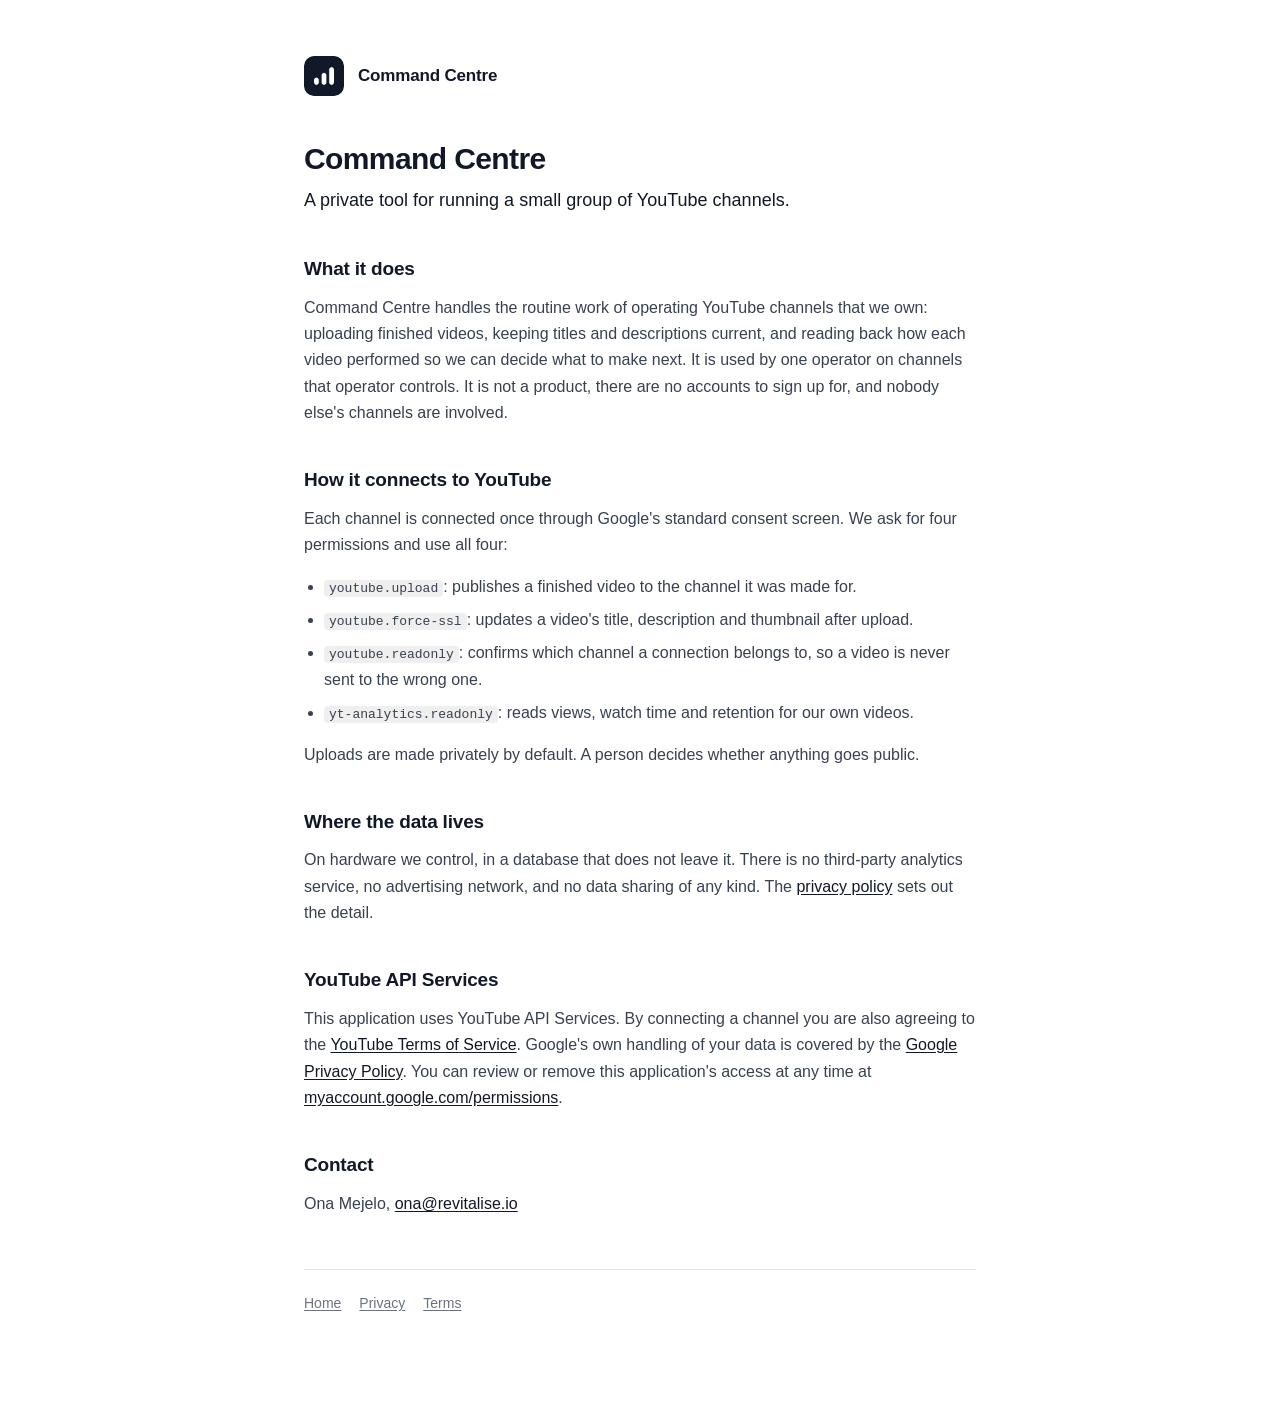
<file: index.html>
<!doctype html><html lang="en"><head>
<meta charset="utf-8"><meta name="viewport" content="width=device-width,initial-scale=1">
<title>Command Centre</title>
<meta name="description" content="A private tool for running a small group of YouTube channels.">
<link rel="icon" href="logo.png"><link rel="stylesheet" href="style.css"></head><body>
<div class="wrap">
<header><img src="logo.png" alt=""><span class="name">Command Centre</span></header>

<h1>Command Centre</h1>
<p class="lede">A private tool for running a small group of YouTube channels.</p>

<h2>What it does</h2>
<p>Command Centre handles the routine work of operating YouTube channels that we own: uploading finished
videos, keeping titles and descriptions current, and reading back how each video performed so we can decide
what to make next. It is used by one operator on channels that operator controls. It is not a product, there
are no accounts to sign up for, and nobody else's channels are involved.</p>

<h2>How it connects to YouTube</h2>
<p>Each channel is connected once through Google's standard consent screen. We ask for four permissions and
use all four:</p>
<ul>
  <li><code>youtube.upload</code>: publishes a finished video to the channel it was made for.</li>
  <li><code>youtube.force-ssl</code>: updates a video's title, description and thumbnail after upload.</li>
  <li><code>youtube.readonly</code>: confirms which channel a connection belongs to, so a video is
      never sent to the wrong one.</li>
  <li><code>yt-analytics.readonly</code>: reads views, watch time and retention for our own videos.</li>
</ul>
<p>Uploads are made privately by default. A person decides whether anything goes public.</p>

<h2>Where the data lives</h2>
<p>On hardware we control, in a database that does not leave it. There is no third-party analytics service, no
advertising network, and no data sharing of any kind. The <a href="privacy.html">privacy policy</a> sets out the
detail.</p>

<h2>YouTube API Services</h2>
<p>This application uses YouTube API Services. By connecting a channel you are also agreeing to the
<a href="https://www.youtube.com/t/terms">YouTube Terms of Service</a>. Google's own handling of your data is
covered by the <a href="https://policies.google.com/privacy">Google Privacy Policy</a>. You can review or
remove this application's access at any time at
<a href="https://myaccount.google.com/permissions">myaccount.google.com/permissions</a>.</p>

<h2>Contact</h2>
<p>Ona Mejelo, <a href="mailto:ona@revitalise.io">ona@revitalise.io</a></p>

<nav><a href="index.html">Home</a><a href="privacy.html">Privacy</a><a href="terms.html">Terms</a></nav>
</div></body></html>
</file>
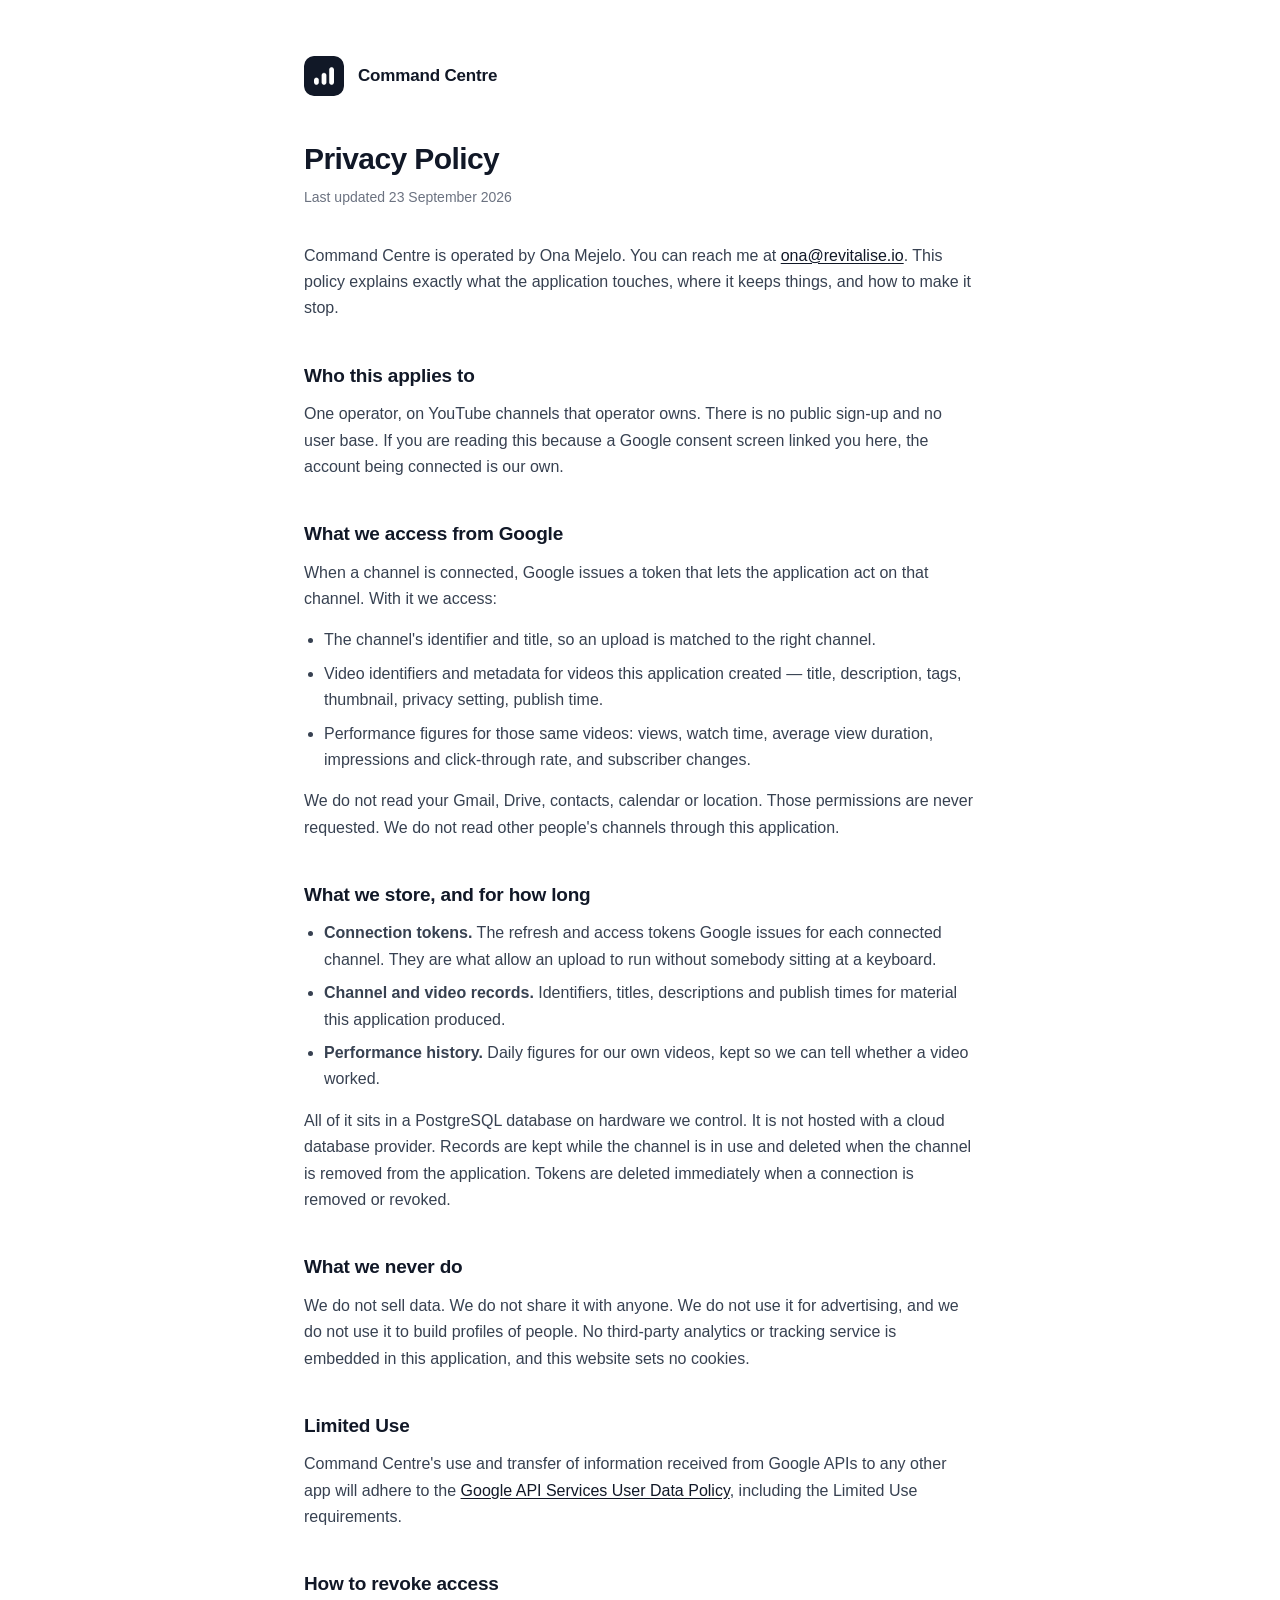
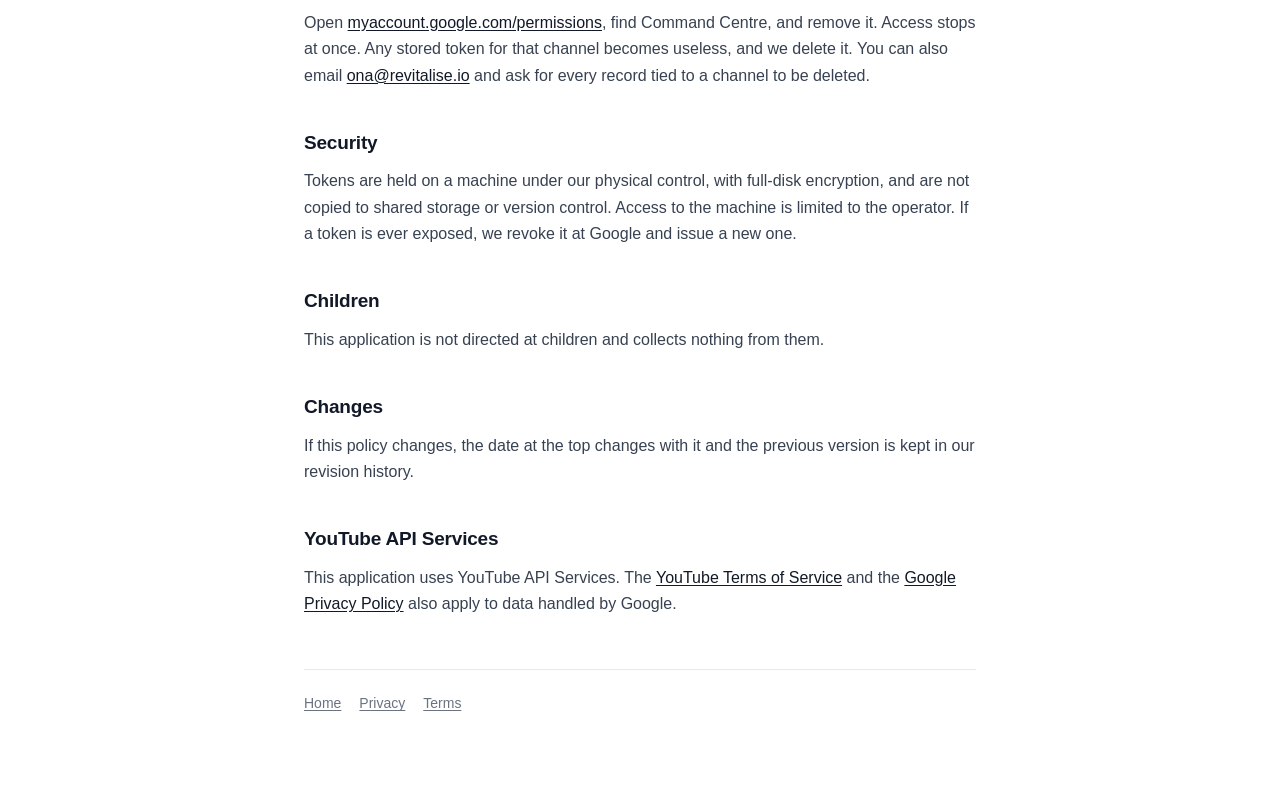
<file: privacy.html>
<!doctype html><html lang="en"><head>
<meta charset="utf-8"><meta name="viewport" content="width=device-width,initial-scale=1">
<title>Privacy Policy — Command Centre</title>
<link rel="icon" href="logo.png"><link rel="stylesheet" href="style.css"></head><body>
<div class="wrap">
<header><img src="logo.png" alt=""><span class="name">Command Centre</span></header>

<h1>Privacy Policy</h1>
<p class="date">Last updated 23 September 2026</p>

<p>Command Centre is operated by Ona Mejelo. You can reach me at
<a href="mailto:ona@revitalise.io">ona@revitalise.io</a>. This policy explains exactly what the application
touches, where it keeps things, and how to make it stop.</p>

<h2>Who this applies to</h2>
<p>One operator, on YouTube channels that operator owns. There is no public sign-up and no user base. If you
are reading this because a Google consent screen linked you here, the account being connected is our own.</p>

<h2>What we access from Google</h2>
<p>When a channel is connected, Google issues a token that lets the application act on that channel. With it
we access:</p>
<ul>
  <li>The channel's identifier and title, so an upload is matched to the right channel.</li>
  <li>Video identifiers and metadata for videos this application created — title, description, tags,
      thumbnail, privacy setting, publish time.</li>
  <li>Performance figures for those same videos: views, watch time, average view duration, impressions and
      click-through rate, and subscriber changes.</li>
</ul>
<p>We do not read your Gmail, Drive, contacts, calendar or location. Those permissions are never requested. We
do not read other people's channels through this application.</p>

<h2>What we store, and for how long</h2>
<ul>
  <li><strong>Connection tokens.</strong> The refresh and access tokens Google issues for each connected
      channel. They are what allow an upload to run without somebody sitting at a keyboard.</li>
  <li><strong>Channel and video records.</strong> Identifiers, titles, descriptions and publish times for
      material this application produced.</li>
  <li><strong>Performance history.</strong> Daily figures for our own videos, kept so we can tell whether a
      video worked.</li>
</ul>
<p>All of it sits in a PostgreSQL database on hardware we control. It is not hosted with a cloud database
provider. Records are kept while the channel is in use and deleted when the channel is removed from the
application. Tokens are deleted immediately when a connection is removed or revoked.</p>

<h2>What we never do</h2>
<p>We do not sell data. We do not share it with anyone. We do not use it for advertising, and we do not use it
to build profiles of people. No third-party analytics or tracking service is embedded in this application, and
this website sets no cookies.</p>

<h2>Limited Use</h2>
<p>Command Centre's use and transfer of information received from Google APIs to any other app will adhere to
the <a href="https://developers.google.com/terms/api-services-user-data-policy">Google API Services User Data
Policy</a>, including the Limited Use requirements.</p>

<h2>How to revoke access</h2>
<p>Open <a href="https://myaccount.google.com/permissions">myaccount.google.com/permissions</a>, find Command
Centre, and remove it. Access stops at once. Any stored token for that channel becomes useless, and we delete
it. You can also email <a href="mailto:ona@revitalise.io">ona@revitalise.io</a> and ask for every record tied
to a channel to be deleted.</p>

<h2>Security</h2>
<p>Tokens are held on a machine under our physical control, with full-disk encryption, and are not copied to
shared storage or version control. Access to the machine is limited to the operator. If a token is ever
exposed, we revoke it at Google and issue a new one.</p>

<h2>Children</h2>
<p>This application is not directed at children and collects nothing from them.</p>

<h2>Changes</h2>
<p>If this policy changes, the date at the top changes with it and the previous version is kept in our
revision history.</p>

<h2>YouTube API Services</h2>
<p>This application uses YouTube API Services. The
<a href="https://www.youtube.com/t/terms">YouTube Terms of Service</a> and the
<a href="https://policies.google.com/privacy">Google Privacy Policy</a> also apply to data handled by Google.</p>

<nav><a href="index.html">Home</a><a href="privacy.html">Privacy</a><a href="terms.html">Terms</a></nav>
</div></body></html>
</file>
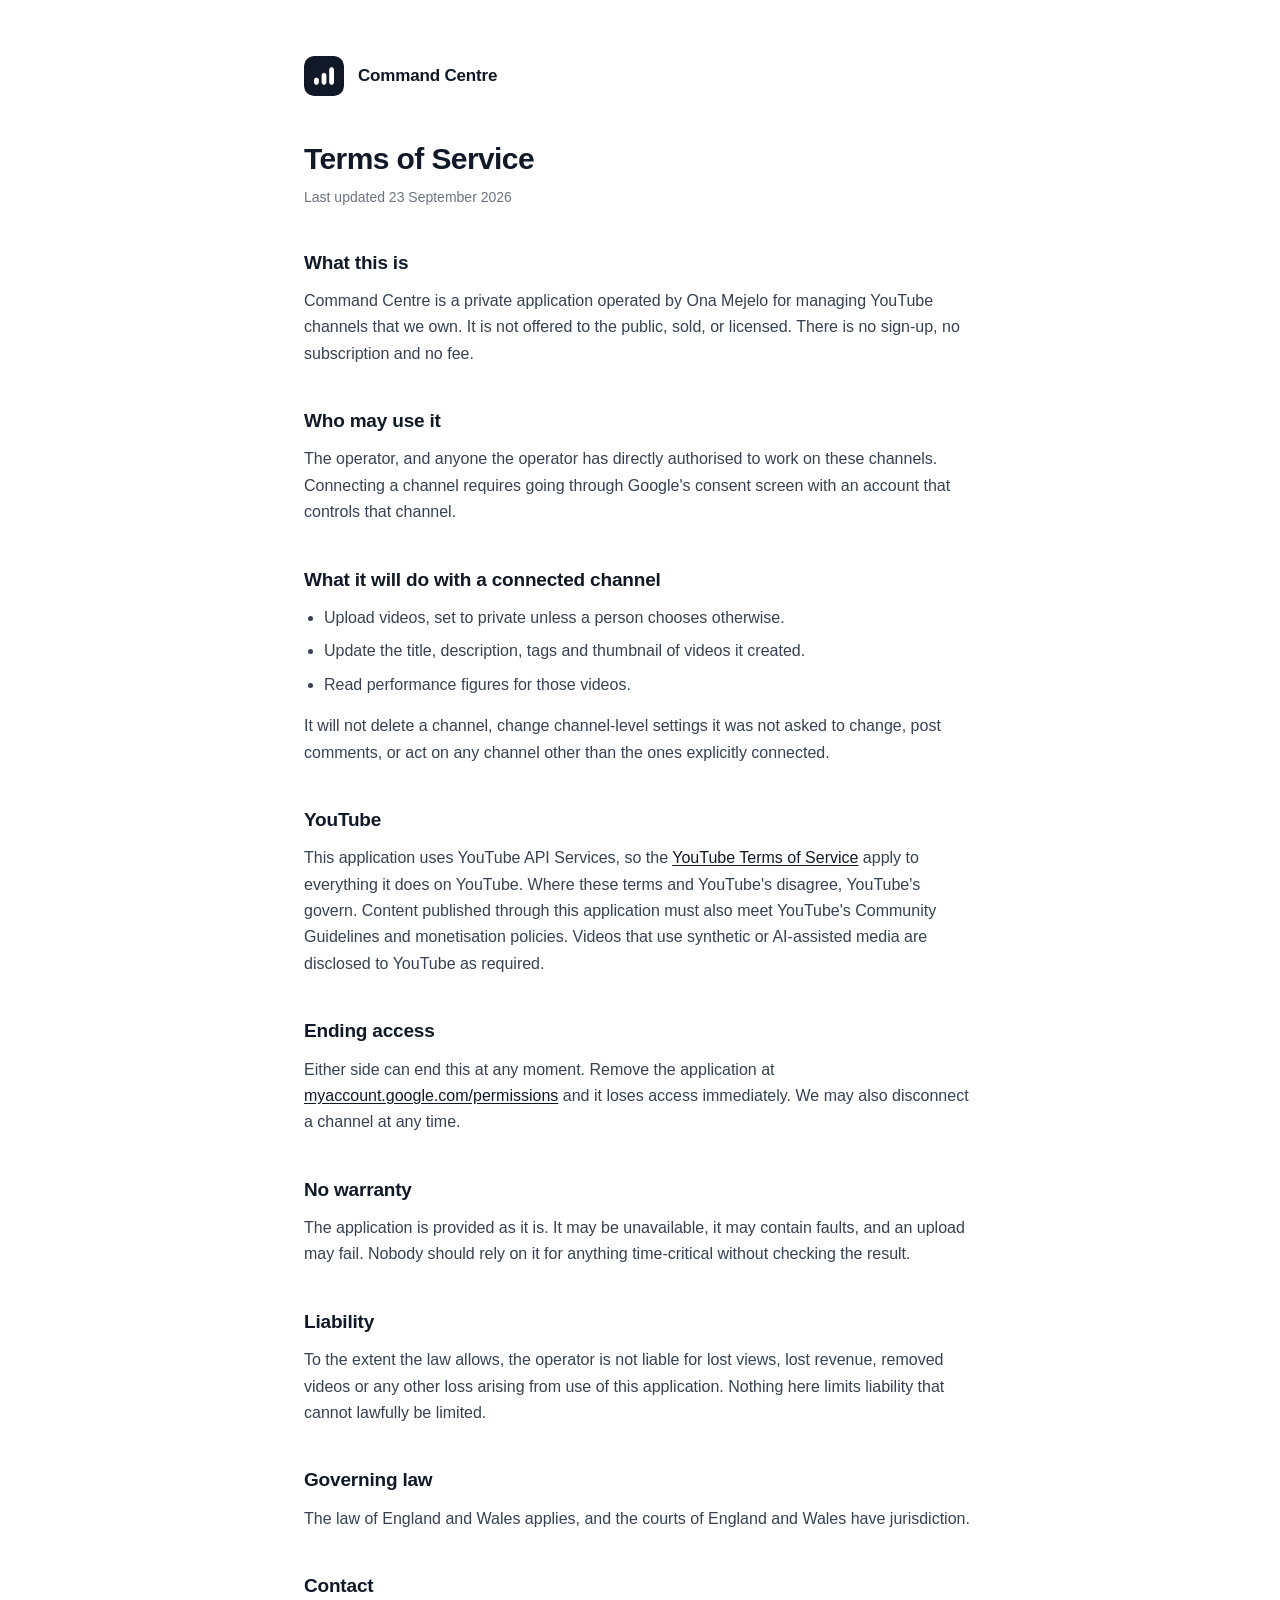
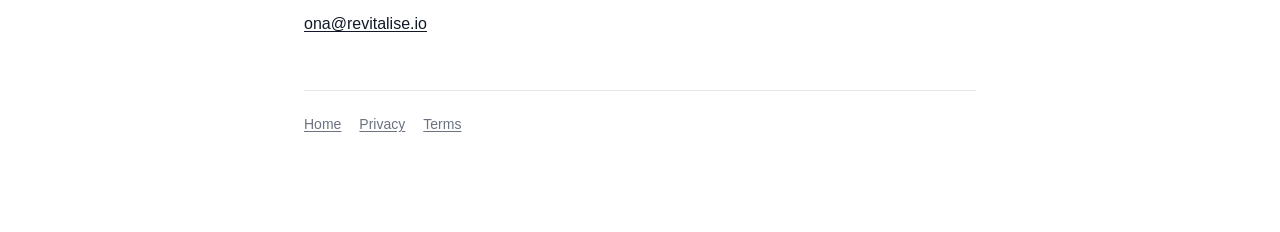
<file: terms.html>
<!doctype html><html lang="en"><head>
<meta charset="utf-8"><meta name="viewport" content="width=device-width,initial-scale=1">
<title>Terms of Service — Command Centre</title>
<link rel="icon" href="logo.png"><link rel="stylesheet" href="style.css"></head><body>
<div class="wrap">
<header><img src="logo.png" alt=""><span class="name">Command Centre</span></header>

<h1>Terms of Service</h1>
<p class="date">Last updated 23 September 2026</p>

<h2>What this is</h2>
<p>Command Centre is a private application operated by Ona Mejelo for managing YouTube channels that we own.
It is not offered to the public, sold, or licensed. There is no sign-up, no subscription and no fee.</p>

<h2>Who may use it</h2>
<p>The operator, and anyone the operator has directly authorised to work on these channels. Connecting a
channel requires going through Google's consent screen with an account that controls that channel.</p>

<h2>What it will do with a connected channel</h2>
<ul>
  <li>Upload videos, set to private unless a person chooses otherwise.</li>
  <li>Update the title, description, tags and thumbnail of videos it created.</li>
  <li>Read performance figures for those videos.</li>
</ul>
<p>It will not delete a channel, change channel-level settings it was not asked to change, post comments, or
act on any channel other than the ones explicitly connected.</p>

<h2>YouTube</h2>
<p>This application uses YouTube API Services, so the
<a href="https://www.youtube.com/t/terms">YouTube Terms of Service</a> apply to everything it does on YouTube.
Where these terms and YouTube's disagree, YouTube's govern. Content published through this application must
also meet YouTube's Community Guidelines and monetisation policies. Videos that use synthetic or AI-assisted
media are disclosed to YouTube as required.</p>

<h2>Ending access</h2>
<p>Either side can end this at any moment. Remove the application at
<a href="https://myaccount.google.com/permissions">myaccount.google.com/permissions</a> and it loses access
immediately. We may also disconnect a channel at any time.</p>

<h2>No warranty</h2>
<p>The application is provided as it is. It may be unavailable, it may contain faults, and an upload may fail.
Nobody should rely on it for anything time-critical without checking the result.</p>

<h2>Liability</h2>
<p>To the extent the law allows, the operator is not liable for lost views, lost revenue, removed videos or
any other loss arising from use of this application. Nothing here limits liability that cannot lawfully be
limited.</p>

<h2>Governing law</h2>
<p>The law of England and Wales applies, and the courts of England and Wales have jurisdiction.</p>

<h2>Contact</h2>
<p><a href="mailto:ona@revitalise.io">ona@revitalise.io</a></p>

<nav><a href="index.html">Home</a><a href="privacy.html">Privacy</a><a href="terms.html">Terms</a></nav>
</div></body></html>
</file>
<file: style.css>
:root{--ink:#111827;--body:#374151;--muted:#6b7280;--line:#e5e7eb;--bg:#ffffff;--accent:#111827}
@media (prefers-color-scheme:dark){:root{--ink:#f3f4f6;--body:#d1d5db;--muted:#9ca3af;--line:#374151;--bg:#0b0f17;--accent:#f3f4f6}}
*{box-sizing:border-box}
body{margin:0;background:var(--bg);color:var(--body);
  font:16px/1.65 -apple-system,BlinkMacSystemFont,"Segoe UI",Roboto,Helvetica,Arial,sans-serif;
  -webkit-font-smoothing:antialiased}
.wrap{max-width:720px;margin:0 auto;padding:56px 24px 96px}
header{display:flex;align-items:center;gap:14px;margin-bottom:44px}
header img{width:40px;height:40px;border-radius:10px;display:block}
header .name{font-weight:650;color:var(--ink);font-size:17px;letter-spacing:-.01em}
h1{color:var(--ink);font-size:30px;line-height:1.25;letter-spacing:-.02em;margin:0 0 8px}
h2{color:var(--ink);font-size:19px;letter-spacing:-.01em;margin:38px 0 10px}
.date{color:var(--muted);font-size:14px;margin:0 0 34px}
p{margin:0 0 15px}
ul{margin:0 0 15px;padding-left:20px}
li{margin:0 0 7px}
a{color:var(--ink);text-decoration:underline;text-underline-offset:2px}
code{font:13px/1.5 ui-monospace,SFMono-Regular,Menlo,monospace;background:rgba(127,127,127,.12);
  padding:1px 5px;border-radius:4px}
nav{margin-top:52px;padding-top:22px;border-top:1px solid var(--line);font-size:14px;color:var(--muted)}
nav a{margin-right:18px;color:var(--muted)}
.lede{font-size:18px;color:var(--ink)}
</file>
